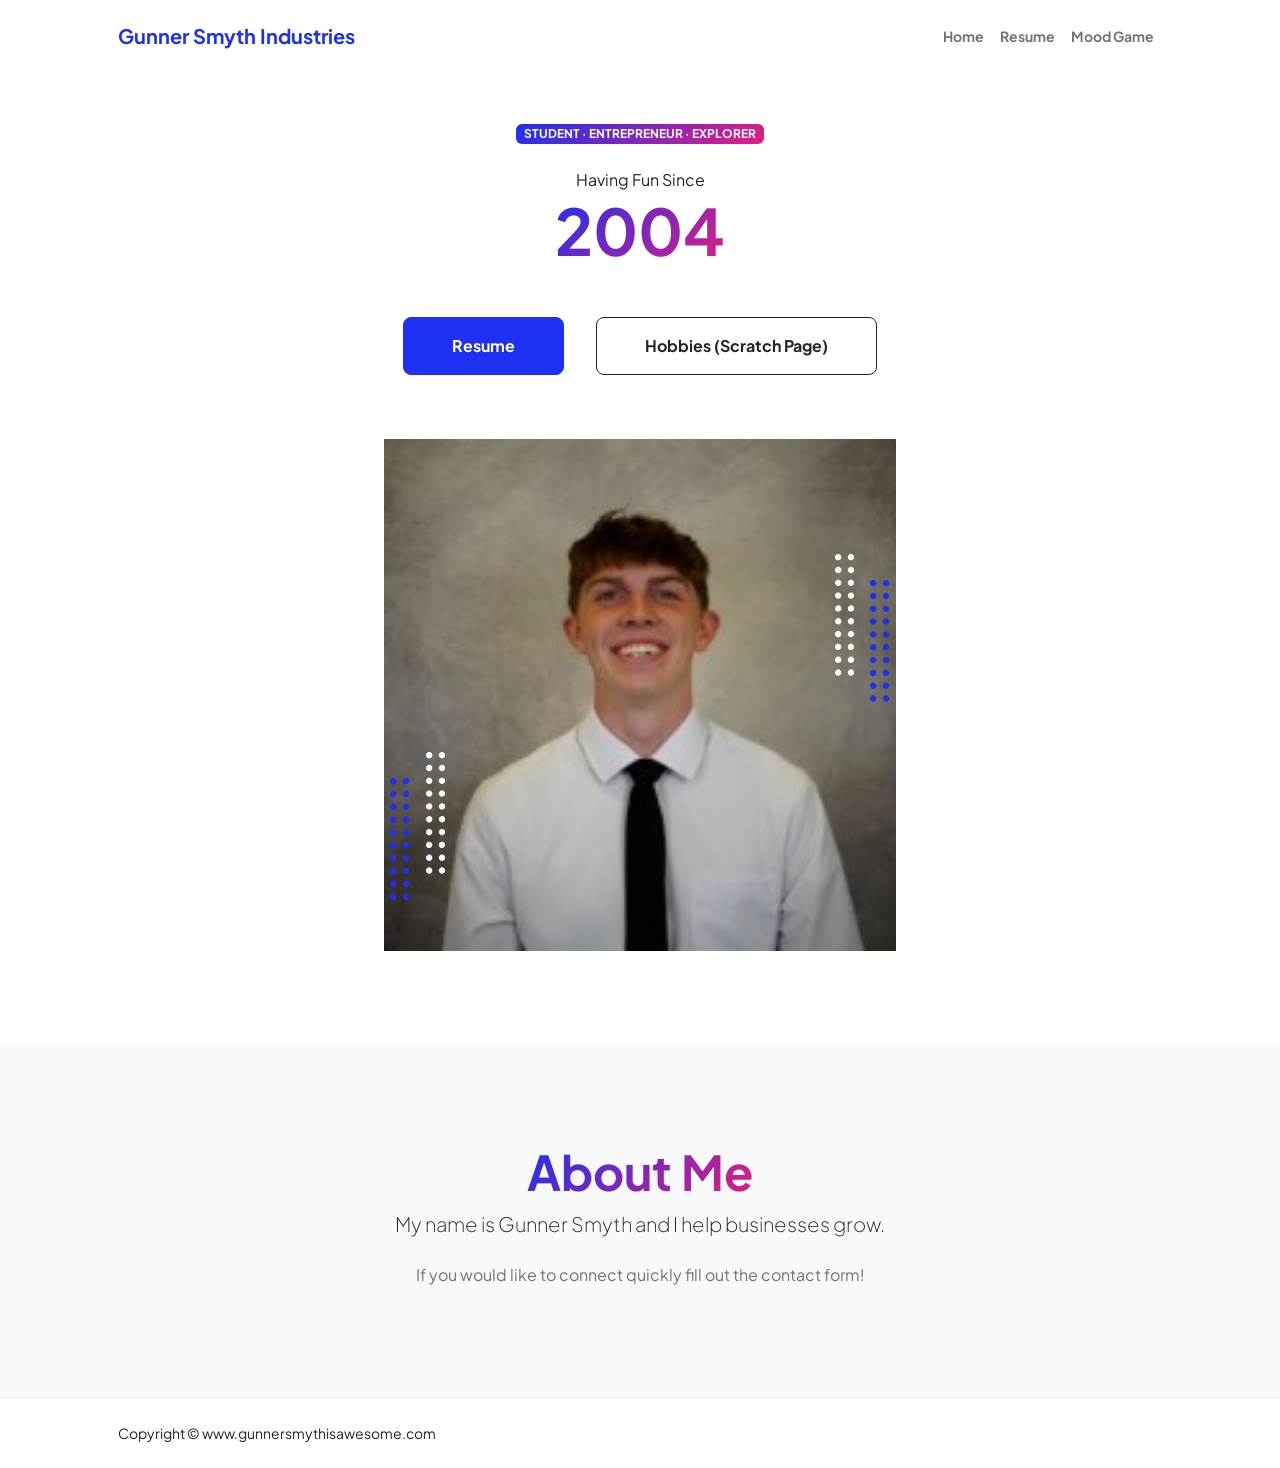
<file: index.html>
<!DOCTYPE html>
<html lang="en">
    <head>
        <meta charset="utf-8" />
        <meta name="viewport" content="width=device-width, initial-scale=1, shrink-to-fit=no" />
        <meta name="description" content="" />
        <meta name="author" content="" />
        <title>Gunner Smyth</title>
        <!-- Favicon-->
        <link rel="icon" type="image/x-icon" href="assets/favicon.ico" />
        <!-- Custom Google font-->
        <link rel="preconnect" href="https://fonts.googleapis.com" />
        <link rel="preconnect" href="https://fonts.gstatic.com" crossorigin />
        <link href="https://fonts.googleapis.com/css2?family=Plus+Jakarta+Sans:wght@100;200;300;400;500;600;700;800;900&amp;display=swap" rel="stylesheet" />
        <!-- Bootstrap icons-->
        <link href="https://cdn.jsdelivr.net/npm/bootstrap-icons@1.8.1/font/bootstrap-icons.css" rel="stylesheet" />
        <!-- Core theme CSS (includes Bootstrap)-->
        <link href="css/first_styles.css" rel="stylesheet" />
        
    </head>
    <body class="d-flex flex-column h-100">
        <main class="flex-shrink-0">
            <!-- Navigation-->
            <nav class="navbar navbar-expand-lg navbar-light bg-white py-3">
                <div class="container px-5">
                    <a class="navbar-brand" href="index.html"><span class="fw-bolder text-primary">Gunner Smyth Industries</span></a>
                    <button class="navbar-toggler" type="button" data-bs-toggle="collapse" data-bs-target="#navbarSupportedContent" aria-controls="navbarSupportedContent" aria-expanded="false" aria-label="Toggle navigation"><span class="navbar-toggler-icon"></span></button>
                    <div class="collapse navbar-collapse" id="navbarSupportedContent">
                        <ul class="navbar-nav ms-auto mb-2 mb-lg-0 small fw-bolder">
                            <li class="nav-item"><a class="nav-link" href="index.html">Home</a></li>
                            <li class="nav-item"><a class="nav-link" href="resume.html">Resume</a></li>
                            <li class="nav-item"><a class="nav-link" href="game.html">Mood Game</a></li>
                        </ul>
                    </div>
                </div>
            </nav>
            <!-- Header-->
            <header class="py-5">
                <div class="container px-5 pb-5">
                    <div class="row gx-5 align-items-center">
                        <div class="col-xxl-5">
                            <!-- Header text content-->
                            <div class="text-center text-xxl-start">
                                <div class="badge bg-gradient-primary-to-secondary text-white mb-4"><div class="text-uppercase">Student &middot; Entrepreneur &middot; Explorer</div></div>
                                <div class="bold">Having Fun Since</div>
                                <h1 class="display-3 fw-bolder mb-5"><span class="text-gradient d-inline">2004</span></h1>
                                <div class="d-grid gap-3 d-sm-flex justify-content-sm-center justify-content-xxl-start mb-3">
                                    <a class="btn btn-primary btn-lg px-5 py-3 me-sm-3 fs-6 fw-bolder" href="resume.html">Resume</a>
                                    <a class="btn btn-outline-dark btn-lg px-5 py-3 fs-6 fw-bolder" href="hobbies.html">Hobbies (Scratch Page)</a>
                                </div>
                            </div>
                        </div>
                        <div class="col-xxl-7">
                            <!-- Header profile picture-->
                            <div class="d-flex justify-content-center mt-5 mt-xxl-0">
                                <div class="profile bg-gradient-primary-to-secondary">
                                    <!-- TIP: For best results, use a photo with a transparent background like the demo example below-->
                                    <!-- Watch a tutorial on how to do this on YouTube (link)-->
                                    <img class="profile-img" src="assets/Gunner_Smyth.jfif" alt="..." />
                                    <div class="dots-1">
                                        <!-- SVG Dots-->
                                        <svg version="1.1" xmlns="http://www.w3.org/2000/svg" xmlns:xlink="http://www.w3.org/1999/xlink" x="0px" y="0px" viewBox="0 0 191.6 1215.4" style="enable-background: new 0 0 191.6 1215.4" xml:space="preserve">
                                            <g transform="translate(0.000000,1280.000000) scale(0.100000,-0.100000)">
                                                <path d="M227.7,12788.6c-105-35-200-141-222-248c-43-206,163-412,369-369c155,32,275,190,260,339c-11,105-90,213-190,262        C383.7,12801.6,289.7,12808.6,227.7,12788.6z"></path>
                                                <path d="M1507.7,12788.6c-151-50-253-216-222-362c25-119,136-230,254-255c194-41,395,142,375,339c-11,105-90,213-190,262        C1663.7,12801.6,1569.7,12808.6,1507.7,12788.6z"></path>
                                                <path d="M227.7,11508.6c-105-35-200-141-222-248c-43-206,163-412,369-369c155,32,275,190,260,339c-11,105-90,213-190,262        C383.7,11521.6,289.7,11528.6,227.7,11508.6z"></path>
                                                <path d="M1507.7,11508.6c-151-50-253-216-222-362c25-119,136-230,254-255c194-41,395,142,375,339c-11,105-90,213-190,262        C1663.7,11521.6,1569.7,11528.6,1507.7,11508.6z"></path>
                                                <path d="M227.7,10228.6c-105-35-200-141-222-248c-43-206,163-412,369-369c155,32,275,190,260,339c-11,105-90,213-190,262        C383.7,10241.6,289.7,10248.6,227.7,10228.6z"></path>
                                                <path d="M1507.7,10228.6c-105-35-200-141-222-248c-43-206,163-412,369-369c155,32,275,190,260,339c-11,105-90,213-190,262        C1663.7,10241.6,1569.7,10248.6,1507.7,10228.6z"></path>
                                                <path d="M227.7,8948.6c-105-35-200-141-222-248c-43-206,163-412,369-369c155,32,275,190,260,339c-11,105-90,213-190,262        C383.7,8961.6,289.7,8968.6,227.7,8948.6z"></path>
                                                <path d="M1507.7,8948.6c-105-35-200-141-222-248c-43-206,163-412,369-369c155,32,275,190,260,339c-11,105-90,213-190,262        C1663.7,8961.6,1569.7,8968.6,1507.7,8948.6z"></path>
                                                <path d="M227.7,7668.6c-105-35-200-141-222-248c-43-206,163-412,369-369c155,32,275,190,260,339c-11,105-90,213-190,262        C383.7,7681.6,289.7,7688.6,227.7,7668.6z"></path>
                                                <path d="M1507.7,7668.6c-105-35-200-141-222-248c-43-206,163-412,369-369c155,32,275,190,260,339c-11,105-90,213-190,262        C1663.7,7681.6,1569.7,7688.6,1507.7,7668.6z"></path>
                                                <path d="M227.7,6388.6c-105-35-200-141-222-248c-43-206,163-412,369-369c155,32,275,190,260,339c-11,105-90,213-190,262        C383.7,6401.6,289.7,6408.6,227.7,6388.6z"></path>
                                                <path d="M1507.7,6388.6c-105-35-200-141-222-248c-43-206,163-412,369-369c155,32,275,190,260,339c-11,105-90,213-190,262        C1663.7,6401.6,1569.7,6408.6,1507.7,6388.6z"></path>
                                                <path d="M227.7,5108.6c-105-35-200-141-222-248c-43-206,163-412,369-369c155,32,275,190,260,339c-11,105-90,213-190,262        C383.7,5121.6,289.7,5128.6,227.7,5108.6z"></path>
                                                <path d="M1507.7,5108.6c-105-35-200-141-222-248c-43-206,163-412,369-369c155,32,275,190,260,339c-11,105-90,213-190,262        C1663.7,5121.6,1569.7,5128.6,1507.7,5108.6z"></path>
                                                <path d="M227.7,3828.6c-105-35-200-141-222-248c-43-206,163-412,369-369c155,32,275,190,260,339c-11,105-90,213-190,262        C383.7,3841.6,289.7,3848.6,227.7,3828.6z"></path>
                                                <path d="M1507.7,3828.6c-105-35-200-141-222-248c-43-206,163-412,369-369c155,32,275,190,260,339c-11,105-90,213-190,262        C1663.7,3841.6,1569.7,3848.6,1507.7,3828.6z"></path>
                                                <path d="M227.7,2548.6c-105-35-200-141-222-248c-43-206,163-412,369-369c155,32,275,190,260,339c-11,105-90,213-190,262        C383.7,2561.6,289.7,2568.6,227.7,2548.6z"></path>
                                                <path d="M1507.7,2548.6c-105-35-200-141-222-248c-43-206,163-412,369-369c155,32,275,190,260,339c-11,105-90,213-190,262        C1663.7,2561.6,1569.7,2568.6,1507.7,2548.6z"></path>
                                                <path d="M227.7,1268.6c-105-35-200-141-222-248c-43-206,163-412,369-369c155,32,275,190,260,339c-11,105-90,213-190,262        C383.7,1281.6,289.7,1288.6,227.7,1268.6z"></path>
                                                <path d="M1507.7,1268.6c-105-35-200-141-222-248c-43-206,163-412,369-369c155,32,275,190,260,339c-11,105-90,213-190,262        C1663.7,1281.6,1569.7,1288.6,1507.7,1268.6z"></path>
                                            </g>
                                        </svg>
                                        <!-- END of SVG dots-->
                                    </div>
                                    <div class="dots-2">
                                        <!-- SVG Dots-->
                                        <svg version="1.1" xmlns="http://www.w3.org/2000/svg" xmlns:xlink="http://www.w3.org/1999/xlink" x="0px" y="0px" viewBox="0 0 191.6 1215.4" style="enable-background: new 0 0 191.6 1215.4" xml:space="preserve">
                                            <g transform="translate(0.000000,1280.000000) scale(0.100000,-0.100000)">
                                                <path d="M227.7,12788.6c-105-35-200-141-222-248c-43-206,163-412,369-369c155,32,275,190,260,339c-11,105-90,213-190,262        C383.7,12801.6,289.7,12808.6,227.7,12788.6z"></path>
                                                <path d="M1507.7,12788.6c-151-50-253-216-222-362c25-119,136-230,254-255c194-41,395,142,375,339c-11,105-90,213-190,262        C1663.7,12801.6,1569.7,12808.6,1507.7,12788.6z"></path>
                                                <path d="M227.7,11508.6c-105-35-200-141-222-248c-43-206,163-412,369-369c155,32,275,190,260,339c-11,105-90,213-190,262        C383.7,11521.6,289.7,11528.6,227.7,11508.6z"></path>
                                                <path d="M1507.7,11508.6c-151-50-253-216-222-362c25-119,136-230,254-255c194-41,395,142,375,339c-11,105-90,213-190,262        C1663.7,11521.6,1569.7,11528.6,1507.7,11508.6z"></path>
                                                <path d="M227.7,10228.6c-105-35-200-141-222-248c-43-206,163-412,369-369c155,32,275,190,260,339c-11,105-90,213-190,262        C383.7,10241.6,289.7,10248.6,227.7,10228.6z"></path>
                                                <path d="M1507.7,10228.6c-105-35-200-141-222-248c-43-206,163-412,369-369c155,32,275,190,260,339c-11,105-90,213-190,262        C1663.7,10241.6,1569.7,10248.6,1507.7,10228.6z"></path>
                                                <path d="M227.7,8948.6c-105-35-200-141-222-248c-43-206,163-412,369-369c155,32,275,190,260,339c-11,105-90,213-190,262        C383.7,8961.6,289.7,8968.6,227.7,8948.6z"></path>
                                                <path d="M1507.7,8948.6c-105-35-200-141-222-248c-43-206,163-412,369-369c155,32,275,190,260,339c-11,105-90,213-190,262        C1663.7,8961.6,1569.7,8968.6,1507.7,8948.6z"></path>
                                                <path d="M227.7,7668.6c-105-35-200-141-222-248c-43-206,163-412,369-369c155,32,275,190,260,339c-11,105-90,213-190,262        C383.7,7681.6,289.7,7688.6,227.7,7668.6z"></path>
                                                <path d="M1507.7,7668.6c-105-35-200-141-222-248c-43-206,163-412,369-369c155,32,275,190,260,339c-11,105-90,213-190,262        C1663.7,7681.6,1569.7,7688.6,1507.7,7668.6z"></path>
                                                <path d="M227.7,6388.6c-105-35-200-141-222-248c-43-206,163-412,369-369c155,32,275,190,260,339c-11,105-90,213-190,262        C383.7,6401.6,289.7,6408.6,227.7,6388.6z"></path>
                                                <path d="M1507.7,6388.6c-105-35-200-141-222-248c-43-206,163-412,369-369c155,32,275,190,260,339c-11,105-90,213-190,262        C1663.7,6401.6,1569.7,6408.6,1507.7,6388.6z"></path>
                                                <path d="M227.7,5108.6c-105-35-200-141-222-248c-43-206,163-412,369-369c155,32,275,190,260,339c-11,105-90,213-190,262        C383.7,5121.6,289.7,5128.6,227.7,5108.6z"></path>
                                                <path d="M1507.7,5108.6c-105-35-200-141-222-248c-43-206,163-412,369-369c155,32,275,190,260,339c-11,105-90,213-190,262        C1663.7,5121.6,1569.7,5128.6,1507.7,5108.6z"></path>
                                                <path d="M227.7,3828.6c-105-35-200-141-222-248c-43-206,163-412,369-369c155,32,275,190,260,339c-11,105-90,213-190,262        C383.7,3841.6,289.7,3848.6,227.7,3828.6z"></path>
                                                <path d="M1507.7,3828.6c-105-35-200-141-222-248c-43-206,163-412,369-369c155,32,275,190,260,339c-11,105-90,213-190,262        C1663.7,3841.6,1569.7,3848.6,1507.7,3828.6z"></path>
                                                <path d="M227.7,2548.6c-105-35-200-141-222-248c-43-206,163-412,369-369c155,32,275,190,260,339c-11,105-90,213-190,262        C383.7,2561.6,289.7,2568.6,227.7,2548.6z"></path>
                                                <path d="M1507.7,2548.6c-105-35-200-141-222-248c-43-206,163-412,369-369c155,32,275,190,260,339c-11,105-90,213-190,262        C1663.7,2561.6,1569.7,2568.6,1507.7,2548.6z"></path>
                                                <path d="M227.7,1268.6c-105-35-200-141-222-248c-43-206,163-412,369-369c155,32,275,190,260,339c-11,105-90,213-190,262        C383.7,1281.6,289.7,1288.6,227.7,1268.6z"></path>
                                                <path d="M1507.7,1268.6c-105-35-200-141-222-248c-43-206,163-412,369-369c155,32,275,190,260,339c-11,105-90,213-190,262        C1663.7,1281.6,1569.7,1288.6,1507.7,1268.6z"></path>
                                            </g>
                                        </svg>
                                        <!-- END of SVG dots-->
                                    </div>
                                    <div class="dots-3">
                                        <!-- SVG Dots-->
                                        <svg version="1.1" xmlns="http://www.w3.org/2000/svg" xmlns:xlink="http://www.w3.org/1999/xlink" x="0px" y="0px" viewBox="0 0 191.6 1215.4" style="enable-background: new 0 0 191.6 1215.4" xml:space="preserve">
                                            <g transform="translate(0.000000,1280.000000) scale(0.100000,-0.100000)">
                                                <path d="M227.7,12788.6c-105-35-200-141-222-248c-43-206,163-412,369-369c155,32,275,190,260,339c-11,105-90,213-190,262        C383.7,12801.6,289.7,12808.6,227.7,12788.6z"></path>
                                                <path d="M1507.7,12788.6c-151-50-253-216-222-362c25-119,136-230,254-255c194-41,395,142,375,339c-11,105-90,213-190,262        C1663.7,12801.6,1569.7,12808.6,1507.7,12788.6z"></path>
                                                <path d="M227.7,11508.6c-105-35-200-141-222-248c-43-206,163-412,369-369c155,32,275,190,260,339c-11,105-90,213-190,262        C383.7,11521.6,289.7,11528.6,227.7,11508.6z"></path>
                                                <path d="M1507.7,11508.6c-151-50-253-216-222-362c25-119,136-230,254-255c194-41,395,142,375,339c-11,105-90,213-190,262        C1663.7,11521.6,1569.7,11528.6,1507.7,11508.6z"></path>
                                                <path d="M227.7,10228.6c-105-35-200-141-222-248c-43-206,163-412,369-369c155,32,275,190,260,339c-11,105-90,213-190,262        C383.7,10241.6,289.7,10248.6,227.7,10228.6z"></path>
                                                <path d="M1507.7,10228.6c-105-35-200-141-222-248c-43-206,163-412,369-369c155,32,275,190,260,339c-11,105-90,213-190,262        C1663.7,10241.6,1569.7,10248.6,1507.7,10228.6z"></path>
                                                <path d="M227.7,8948.6c-105-35-200-141-222-248c-43-206,163-412,369-369c155,32,275,190,260,339c-11,105-90,213-190,262        C383.7,8961.6,289.7,8968.6,227.7,8948.6z"></path>
                                                <path d="M1507.7,8948.6c-105-35-200-141-222-248c-43-206,163-412,369-369c155,32,275,190,260,339c-11,105-90,213-190,262        C1663.7,8961.6,1569.7,8968.6,1507.7,8948.6z"></path>
                                                <path d="M227.7,7668.6c-105-35-200-141-222-248c-43-206,163-412,369-369c155,32,275,190,260,339c-11,105-90,213-190,262        C383.7,7681.6,289.7,7688.6,227.7,7668.6z"></path>
                                                <path d="M1507.7,7668.6c-105-35-200-141-222-248c-43-206,163-412,369-369c155,32,275,190,260,339c-11,105-90,213-190,262        C1663.7,7681.6,1569.7,7688.6,1507.7,7668.6z"></path>
                                                <path d="M227.7,6388.6c-105-35-200-141-222-248c-43-206,163-412,369-369c155,32,275,190,260,339c-11,105-90,213-190,262        C383.7,6401.6,289.7,6408.6,227.7,6388.6z"></path>
                                                <path d="M1507.7,6388.6c-105-35-200-141-222-248c-43-206,163-412,369-369c155,32,275,190,260,339c-11,105-90,213-190,262        C1663.7,6401.6,1569.7,6408.6,1507.7,6388.6z"></path>
                                                <path d="M227.7,5108.6c-105-35-200-141-222-248c-43-206,163-412,369-369c155,32,275,190,260,339c-11,105-90,213-190,262        C383.7,5121.6,289.7,5128.6,227.7,5108.6z"></path>
                                                <path d="M1507.7,5108.6c-105-35-200-141-222-248c-43-206,163-412,369-369c155,32,275,190,260,339c-11,105-90,213-190,262        C1663.7,5121.6,1569.7,5128.6,1507.7,5108.6z"></path>
                                                <path d="M227.7,3828.6c-105-35-200-141-222-248c-43-206,163-412,369-369c155,32,275,190,260,339c-11,105-90,213-190,262        C383.7,3841.6,289.7,3848.6,227.7,3828.6z"></path>
                                                <path d="M1507.7,3828.6c-105-35-200-141-222-248c-43-206,163-412,369-369c155,32,275,190,260,339c-11,105-90,213-190,262        C1663.7,3841.6,1569.7,3848.6,1507.7,3828.6z"></path>
                                                <path d="M227.7,2548.6c-105-35-200-141-222-248c-43-206,163-412,369-369c155,32,275,190,260,339c-11,105-90,213-190,262        C383.7,2561.6,289.7,2568.6,227.7,2548.6z"></path>
                                                <path d="M1507.7,2548.6c-105-35-200-141-222-248c-43-206,163-412,369-369c155,32,275,190,260,339c-11,105-90,213-190,262        C1663.7,2561.6,1569.7,2568.6,1507.7,2548.6z"></path>
                                                <path d="M227.7,1268.6c-105-35-200-141-222-248c-43-206,163-412,369-369c155,32,275,190,260,339c-11,105-90,213-190,262        C383.7,1281.6,289.7,1288.6,227.7,1268.6z"></path>
                                                <path d="M1507.7,1268.6c-105-35-200-141-222-248c-43-206,163-412,369-369c155,32,275,190,260,339c-11,105-90,213-190,262        C1663.7,1281.6,1569.7,1288.6,1507.7,1268.6z"></path>
                                            </g>
                                        </svg>
                                        <!-- END of SVG dots-->
                                    </div>
                                    <div class="dots-4">
                                        <!-- SVG Dots-->
                                        <svg version="1.1" xmlns="http://www.w3.org/2000/svg" xmlns:xlink="http://www.w3.org/1999/xlink" x="0px" y="0px" viewBox="0 0 191.6 1215.4" style="enable-background: new 0 0 191.6 1215.4" xml:space="preserve">
                                            <g transform="translate(0.000000,1280.000000) scale(0.100000,-0.100000)">
                                                <path d="M227.7,12788.6c-105-35-200-141-222-248c-43-206,163-412,369-369c155,32,275,190,260,339c-11,105-90,213-190,262        C383.7,12801.6,289.7,12808.6,227.7,12788.6z"></path>
                                                <path d="M1507.7,12788.6c-151-50-253-216-222-362c25-119,136-230,254-255c194-41,395,142,375,339c-11,105-90,213-190,262        C1663.7,12801.6,1569.7,12808.6,1507.7,12788.6z"></path>
                                                <path d="M227.7,11508.6c-105-35-200-141-222-248c-43-206,163-412,369-369c155,32,275,190,260,339c-11,105-90,213-190,262        C383.7,11521.6,289.7,11528.6,227.7,11508.6z"></path>
                                                <path d="M1507.7,11508.6c-151-50-253-216-222-362c25-119,136-230,254-255c194-41,395,142,375,339c-11,105-90,213-190,262        C1663.7,11521.6,1569.7,11528.6,1507.7,11508.6z"></path>
                                                <path d="M227.7,10228.6c-105-35-200-141-222-248c-43-206,163-412,369-369c155,32,275,190,260,339c-11,105-90,213-190,262        C383.7,10241.6,289.7,10248.6,227.7,10228.6z"></path>
                                                <path d="M1507.7,10228.6c-105-35-200-141-222-248c-43-206,163-412,369-369c155,32,275,190,260,339c-11,105-90,213-190,262        C1663.7,10241.6,1569.7,10248.6,1507.7,10228.6z"></path>
                                                <path d="M227.7,8948.6c-105-35-200-141-222-248c-43-206,163-412,369-369c155,32,275,190,260,339c-11,105-90,213-190,262        C383.7,8961.6,289.7,8968.6,227.7,8948.6z"></path>
                                                <path d="M1507.7,8948.6c-105-35-200-141-222-248c-43-206,163-412,369-369c155,32,275,190,260,339c-11,105-90,213-190,262        C1663.7,8961.6,1569.7,8968.6,1507.7,8948.6z"></path>
                                                <path d="M227.7,7668.6c-105-35-200-141-222-248c-43-206,163-412,369-369c155,32,275,190,260,339c-11,105-90,213-190,262        C383.7,7681.6,289.7,7688.6,227.7,7668.6z"></path>
                                                <path d="M1507.7,7668.6c-105-35-200-141-222-248c-43-206,163-412,369-369c155,32,275,190,260,339c-11,105-90,213-190,262        C1663.7,7681.6,1569.7,7688.6,1507.7,7668.6z"></path>
                                                <path d="M227.7,6388.6c-105-35-200-141-222-248c-43-206,163-412,369-369c155,32,275,190,260,339c-11,105-90,213-190,262        C383.7,6401.6,289.7,6408.6,227.7,6388.6z"></path>
                                                <path d="M1507.7,6388.6c-105-35-200-141-222-248c-43-206,163-412,369-369c155,32,275,190,260,339c-11,105-90,213-190,262        C1663.7,6401.6,1569.7,6408.6,1507.7,6388.6z"></path>
                                                <path d="M227.7,5108.6c-105-35-200-141-222-248c-43-206,163-412,369-369c155,32,275,190,260,339c-11,105-90,213-190,262        C383.7,5121.6,289.7,5128.6,227.7,5108.6z"></path>
                                                <path d="M1507.7,5108.6c-105-35-200-141-222-248c-43-206,163-412,369-369c155,32,275,190,260,339c-11,105-90,213-190,262        C1663.7,5121.6,1569.7,5128.6,1507.7,5108.6z"></path>
                                                <path d="M227.7,3828.6c-105-35-200-141-222-248c-43-206,163-412,369-369c155,32,275,190,260,339c-11,105-90,213-190,262        C383.7,3841.6,289.7,3848.6,227.7,3828.6z"></path>
                                                <path d="M1507.7,3828.6c-105-35-200-141-222-248c-43-206,163-412,369-369c155,32,275,190,260,339c-11,105-90,213-190,262        C1663.7,3841.6,1569.7,3848.6,1507.7,3828.6z"></path>
                                                <path d="M227.7,2548.6c-105-35-200-141-222-248c-43-206,163-412,369-369c155,32,275,190,260,339c-11,105-90,213-190,262        C383.7,2561.6,289.7,2568.6,227.7,2548.6z"></path>
                                                <path d="M1507.7,2548.6c-105-35-200-141-222-248c-43-206,163-412,369-369c155,32,275,190,260,339c-11,105-90,213-190,262        C1663.7,2561.6,1569.7,2568.6,1507.7,2548.6z"></path>
                                                <path d="M227.7,1268.6c-105-35-200-141-222-248c-43-206,163-412,369-369c155,32,275,190,260,339c-11,105-90,213-190,262        C383.7,1281.6,289.7,1288.6,227.7,1268.6z"></path>
                                                <path d="M1507.7,1268.6c-105-35-200-141-222-248c-43-206,163-412,369-369c155,32,275,190,260,339c-11,105-90,213-190,262        C1663.7,1281.6,1569.7,1288.6,1507.7,1268.6z"></path>
                                            </g>
                                        </svg>
                                        <!-- END of SVG dots-->
                                    </div>
                                </div>
                            </div>
                        </div>
                    </div>
                </div>
            </header>
            <!-- About Section-->
            <section class="bg-light py-5">
                <div class="container px-5">
                    <div class="row gx-5 justify-content-center">
                        <div class="col-xxl-8">
                            <div class="text-center my-5">
                                <h2 class="display-5 fw-bolder"><span class="text-gradient d-inline">About Me</span></h2>
                                <p class="lead fw-light mb-4">My name is Gunner Smyth and I help businesses grow.</p>
                                <p class="text-muted">If you would like to connect quickly fill out the contact form!</p>
                                <div class="d-flex justify-content-center fs-2 gap-4">
                                    <!-- <a class="text-gradient" href="#!"><i class="bi bi-twitter"></i></a>
                                    <a class="text-gradient" href="#!"><i class="bi bi-linkedin"></i></a>
                                    <a class="text-gradient" href="#!"><i class="bi bi-github"></i></a> -->
                                </div>
                            </div>
                        </div>
                    </div>
                </div>
            </section>
        </main>
        <!-- Footer-->
        <footer class="bg-white py-4 mt-auto">
            <div class="container px-5">
                <div class="row align-items-center justify-content-between flex-column flex-sm-row">
                    <div class="col-auto"><div class="small m-0">Copyright &copy; www.gunnersmythisawesome.com</div></div>
                    <div class="col-auto">
                        <!-- <a class="small" href="#!">Privacy</a>
                        <span class="mx-1">&middot;</span>
                        <a class="small" href="#!">Terms</a>
                        <span class="mx-1">&middot;</span>
                        <a class="small" href="#!">Contact</a> -->
                    </div>
                </div>
            </div>
        </footer>
        <!-- Bootstrap core JS-->
        <script src="https://cdn.jsdelivr.net/npm/bootstrap@5.2.3/dist/js/bootstrap.bundle.min.js"></script>
        <!-- Core theme JS-->
        <script src="js/scripts.js"></script>
    </body>
</html>
</file>
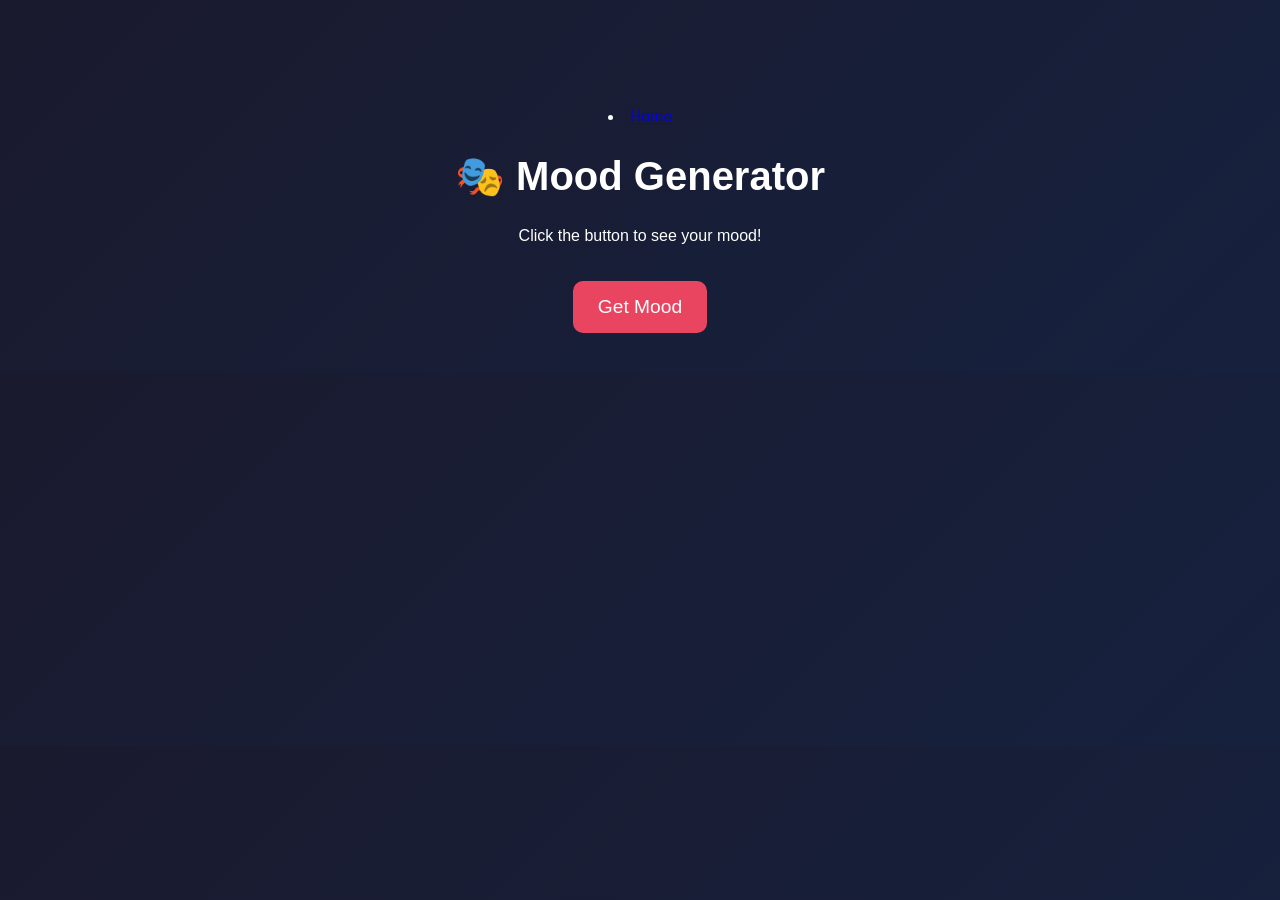
<file: game.html>
<!DOCTYPE html>
<html lang="en">
<head>
<meta charset="UTF-8">
<title>Mood Generator</title>

<style>
body {
  font-family: Arial, sans-serif;
  background: linear-gradient(135deg, #1a1a2e, #16213e);
  color: white;
  text-align: center;
  padding-top: 100px;
}

h1 {
  font-size: 2.5rem;
}

button {
  padding: 15px 25px;
  font-size: 1.2rem;
  border: none;
  border-radius: 10px;
  cursor: pointer;
  background: #e94560;
  color: white;
  margin-top: 20px;
}

button:hover {
  background: #ff2e63;
}

#output {
  margin-top: 40px;
  font-size: 1.5rem;
}
</style>
</head>

<body>
<li class="nav-item"><a class="nav-link" href="index.html">Home</a></li>
<h1>🎭 Mood Generator</h1>
<p>Click the button to see your mood!</p>

<button onclick="generateMood()">Get Mood</button>

<div id="output"></div>

<script>
function generateMood() {
  const moods = [
    "😄 Happy - Today is going to be great!",
    "😴 Sleepy - You need a nap ASAP.",
    "🔥 Motivated - Go get something done!",
    "😎 Chill - Relax and take it easy.",
    "🤯 Overwhelmed - Breathe, you’ve got this.",
    "🎉 Excited - Something good is coming!"
  ];

  const randomIndex = Math.floor(Math.random() * moods.length);
  document.getElementById("output").innerText = moods[randomIndex];
}
</script>

</body>
</html>
</file>
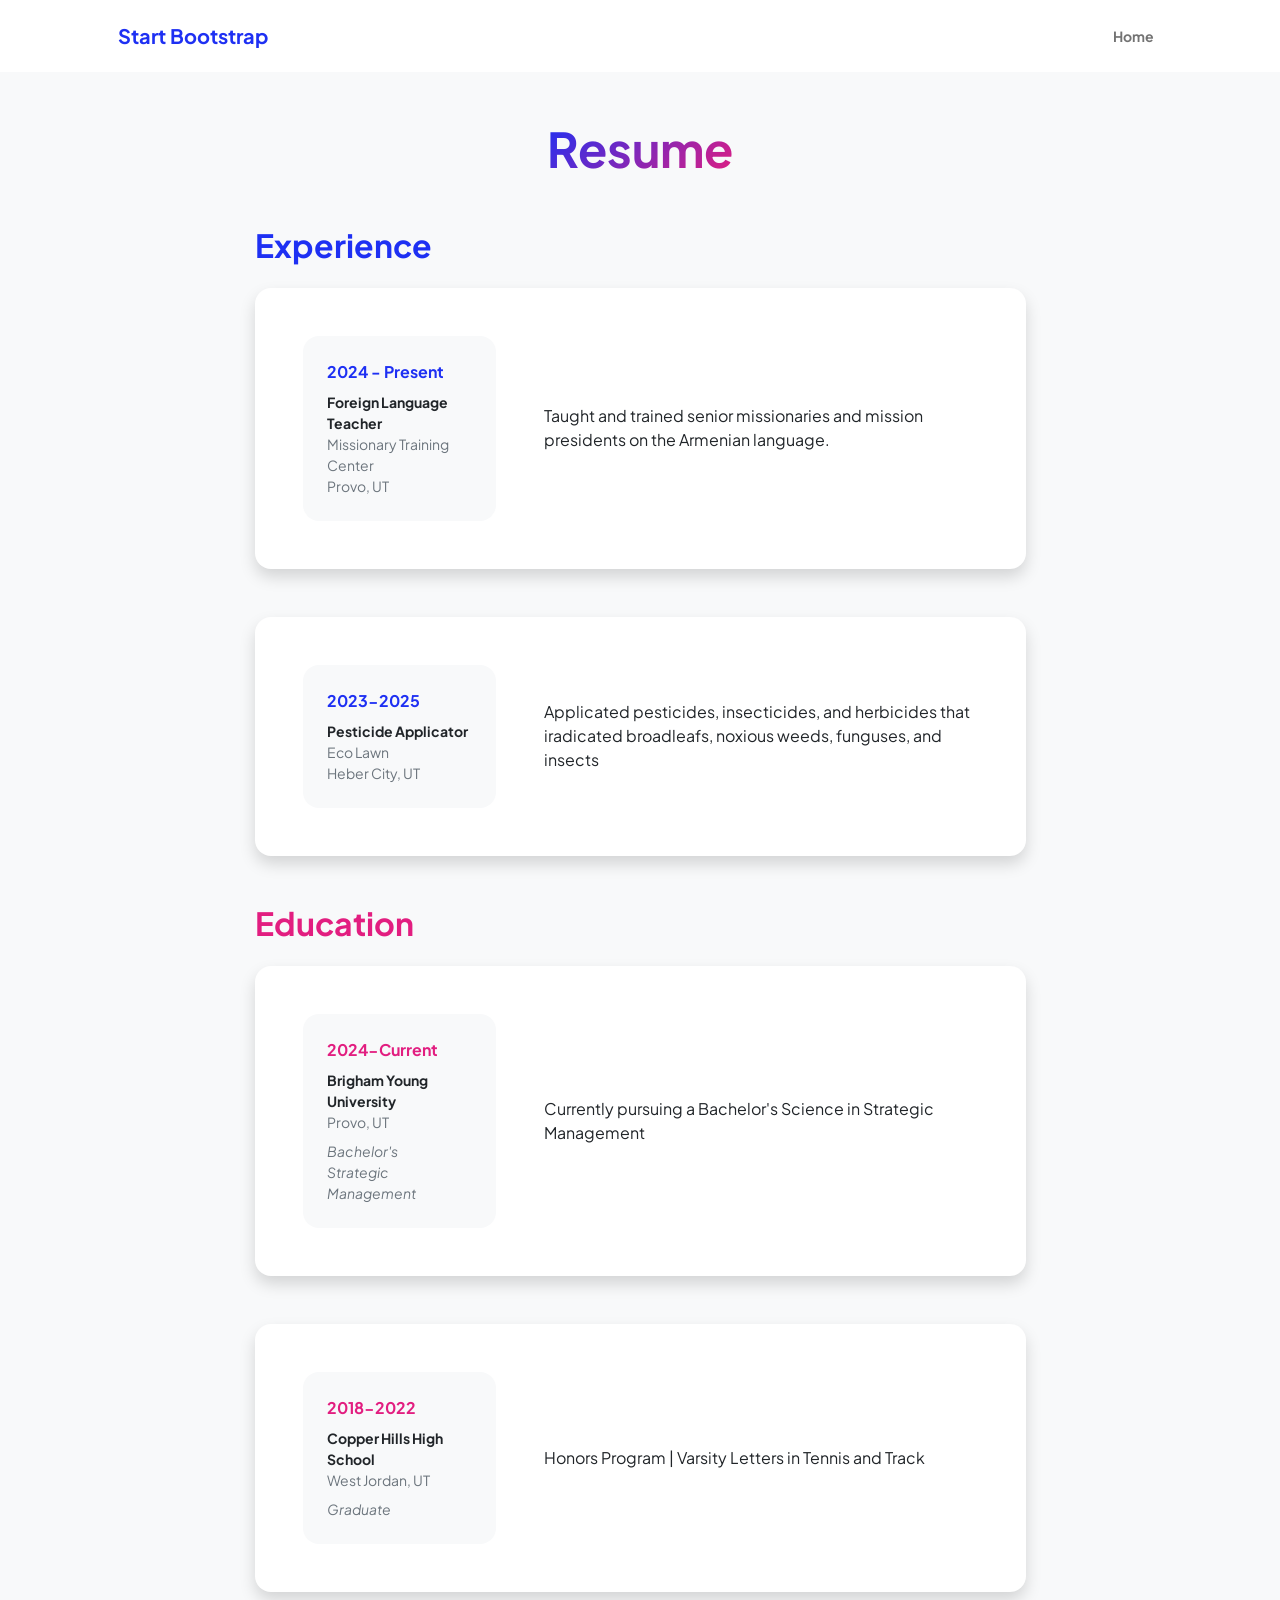
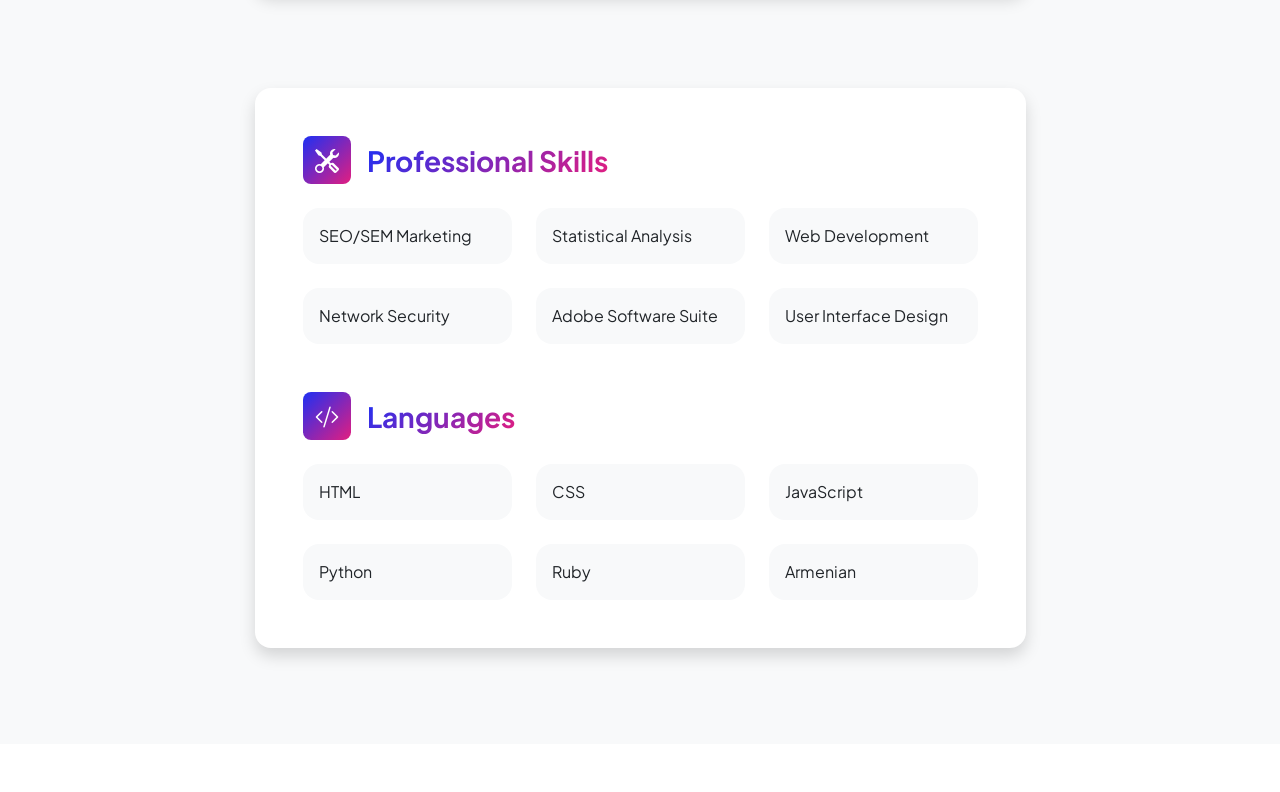
<file: resume.html>
<!DOCTYPE html>
<html lang="en">
    <head>
        <meta charset="utf-8" />
        <meta name="viewport" content="width=device-width, initial-scale=1, shrink-to-fit=no" />
        <meta name="description" content="" />
        <meta name="author" content="" />
        <title>Personal - Start Bootstrap Template</title>
        <!-- Favicon-->
        <link rel="icon" type="image/x-icon" href="assets/favicon.ico" />
        <!-- Custom Google font-->
        <link rel="preconnect" href="https://fonts.googleapis.com" />
        <link rel="preconnect" href="https://fonts.gstatic.com" crossorigin />
        <link href="https://fonts.googleapis.com/css2?family=Plus+Jakarta+Sans:wght@100;200;300;400;500;600;700;800;900&amp;display=swap" rel="stylesheet" />
        <!-- Bootstrap icons-->
        <link href="https://cdn.jsdelivr.net/npm/bootstrap-icons@1.8.1/font/bootstrap-icons.css" rel="stylesheet" />
        <!-- Core theme CSS (includes Bootstrap)-->
        <link href="css/first_styles.css" rel="stylesheet" />
    </head>
    <body class="d-flex flex-column h-100 bg-light">
        <main class="flex-shrink-0">
            <!-- Navigation-->
            <nav class="navbar navbar-expand-lg navbar-light bg-white py-3">
                <div class="container px-5">
                    <a class="navbar-brand" href="index.html"><span class="fw-bolder text-primary">Start Bootstrap</span></a>
                    <button class="navbar-toggler" type="button" data-bs-toggle="collapse" data-bs-target="#navbarSupportedContent" aria-controls="navbarSupportedContent" aria-expanded="false" aria-label="Toggle navigation"><span class="navbar-toggler-icon"></span></button>
                    <div class="collapse navbar-collapse" id="navbarSupportedContent">
                        <ul class="navbar-nav ms-auto mb-2 mb-lg-0 small fw-bolder">
                            <li class="nav-item"><a class="nav-link" href="index.html">Home</a></li>
                            <!-- <li class="nav-item"><a class="nav-link" href="resume.html">Resume</a></li>
                            <li class="nav-item"><a class="nav-link" href="projects.html">Projects</a></li>
                            <li class="nav-item"><a class="nav-link" href="contact.html">Contact</a></li> -->
                        </ul>
                    </div>
                </div>
            </nav>
            <!-- Page Content-->
            <div class="container px-5 my-5">
                <div class="text-center mb-5">
                    <h1 class="display-5 fw-bolder mb-0"><span class="text-gradient d-inline">Resume</span></h1>
                </div>
                <div class="row gx-5 justify-content-center">
                    <div class="col-lg-11 col-xl-9 col-xxl-8">
                        <!-- Experience Section-->
                        <section>
                            <div class="d-flex align-items-center justify-content-between mb-4">
                                <h2 class="text-primary fw-bolder mb-0">Experience</h2>
                                <!-- Download resume button-->
                                <!-- Note: Set the link href target to a PDF file within your project-->
                                <!-- <a class="btn btn-primary px-4 py-3" href="#!">
                                    <div class="d-inline-block bi bi-download me-2"></div>
                                    Download Resume
                                </a> -->
                            </div>
                            <!-- Experience Card 1-->
                            <div class="card shadow border-0 rounded-4 mb-5">
                                <div class="card-body p-5">
                                    <div class="row align-items-center gx-5">
                                        <div class="col text-center text-lg-start mb-4 mb-lg-0">
                                            <div class="bg-light p-4 rounded-4">
                                                <div class="text-primary fw-bolder mb-2">2024 - Present</div>
                                                <div class="small fw-bolder">Foreign Language Teacher</div>
                                                <div class="small text-muted">Missionary Training Center</div>
                                                <div class="small text-muted">Provo, UT</div>
                                            </div>
                                        </div>
                                        <div class="col-lg-8"><div>Taught and trained senior missionaries and mission presidents on the Armenian language.</div></div>
                                    </div>
                                </div>
                            </div>
                            <!-- Experience Card 2-->
                            <div class="card shadow border-0 rounded-4 mb-5">
                                <div class="card-body p-5">
                                    <div class="row align-items-center gx-5">
                                        <div class="col text-center text-lg-start mb-4 mb-lg-0">
                                            <div class="bg-light p-4 rounded-4">
                                                <div class="text-primary fw-bolder mb-2">2023-2025</div>
                                                <div class="small fw-bolder">Pesticide Applicator</div>
                                                <div class="small text-muted">Eco Lawn</div>
                                                <div class="small text-muted">Heber City, UT</div>
                                            </div>
                                        </div>
                                        <div class="col-lg-8"><div>Applicated pesticides, insecticides, and herbicides that iradicated broadleafs, noxious weeds, funguses, and insects</div></div>
                                    </div>
                                </div>
                            </div>
                        </section>
                        <!-- Education Section-->
                        <section>
                            <h2 class="text-secondary fw-bolder mb-4">Education</h2>
                            <!-- Education Card 1-->
                            <div class="card shadow border-0 rounded-4 mb-5">
                                <div class="card-body p-5">
                                    <div class="row align-items-center gx-5">
                                        <div class="col text-center text-lg-start mb-4 mb-lg-0">
                                            <div class="bg-light p-4 rounded-4">
                                                <div class="text-secondary fw-bolder mb-2">2024-Current</div>
                                                <div class="mb-2">
                                                    <div class="small fw-bolder">Brigham Young University</div>
                                                    <div class="small text-muted">Provo, UT</div>
                                                </div>
                                                <div class="fst-italic">
                                                    <div class="small text-muted">Bachelor's</div>
                                                    <div class="small text-muted">Strategic Management</div>
                                                </div>
                                            </div>
                                        </div>
                                        <div class="col-lg-8"><div>Currently pursuing a Bachelor's Science in Strategic Management</div></div>
                                    </div>
                                </div>
                            </div>
                            <!-- Education Card 2-->
                            <div class="card shadow border-0 rounded-4 mb-5">
                                <div class="card-body p-5">
                                    <div class="row align-items-center gx-5">
                                        <div class="col text-center text-lg-start mb-4 mb-lg-0">
                                            <div class="bg-light p-4 rounded-4">
                                                <div class="text-secondary fw-bolder mb-2">2018-2022</div>
                                                <div class="mb-2">
                                                    <div class="small fw-bolder">Copper Hills High School</div>
                                                    <div class="small text-muted">West Jordan, UT</div>
                                                </div>
                                                <div class="fst-italic">
                                                    <div class="small text-muted">Graduate</div>
                                                    <!-- <div class="small text-muted">Computer Science</div> -->
                                                </div>
                                            </div>
                                        </div>
                                        <div class="col-lg-8"><div>Honors Program | Varsity Letters in Tennis and Track</div></div>
                                    </div>
                                </div>
                            </div>
                        </section>
                        <!-- Divider-->
                        <div class="pb-5"></div>
                        <!-- Skills Section-->
                        <section>
                            <!-- Skillset Card-->
                            <div class="card shadow border-0 rounded-4 mb-5">
                                <div class="card-body p-5">
                                    <!-- Professional skills list-->
                                    <div class="mb-5">
                                        <div class="d-flex align-items-center mb-4">
                                            <div class="feature bg-primary bg-gradient-primary-to-secondary text-white rounded-3 me-3"><i class="bi bi-tools"></i></div>
                                            <h3 class="fw-bolder mb-0"><span class="text-gradient d-inline">Professional Skills</span></h3>
                                        </div>
                                        <div class="row row-cols-1 row-cols-md-3 mb-4">
                                            <div class="col mb-4 mb-md-0"><div class="d-flex align-items-center bg-light rounded-4 p-3 h-100">SEO/SEM Marketing</div></div>
                                            <div class="col mb-4 mb-md-0"><div class="d-flex align-items-center bg-light rounded-4 p-3 h-100">Statistical Analysis</div></div>
                                            <div class="col"><div class="d-flex align-items-center bg-light rounded-4 p-3 h-100">Web Development</div></div>
                                        </div>
                                        <div class="row row-cols-1 row-cols-md-3">
                                            <div class="col mb-4 mb-md-0"><div class="d-flex align-items-center bg-light rounded-4 p-3 h-100">Network Security</div></div>
                                            <div class="col mb-4 mb-md-0"><div class="d-flex align-items-center bg-light rounded-4 p-3 h-100">Adobe Software Suite</div></div>
                                            <div class="col"><div class="d-flex align-items-center bg-light rounded-4 p-3 h-100">User Interface Design</div></div>
                                        </div>
                                    </div>
                                    <!-- Languages list-->
                                    <div class="mb-0">
                                        <div class="d-flex align-items-center mb-4">
                                            <div class="feature bg-primary bg-gradient-primary-to-secondary text-white rounded-3 me-3"><i class="bi bi-code-slash"></i></div>
                                            <h3 class="fw-bolder mb-0"><span class="text-gradient d-inline">Languages</span></h3>
                                        </div>
                                        <div class="row row-cols-1 row-cols-md-3 mb-4">
                                            <div class="col mb-4 mb-md-0"><div class="d-flex align-items-center bg-light rounded-4 p-3 h-100">HTML</div></div>
                                            <div class="col mb-4 mb-md-0"><div class="d-flex align-items-center bg-light rounded-4 p-3 h-100">CSS</div></div>
                                            <div class="col"><div class="d-flex align-items-center bg-light rounded-4 p-3 h-100">JavaScript</div></div>
                                        </div>
                                        <div class="row row-cols-1 row-cols-md-3">
                                            <div class="col mb-4 mb-md-0"><div class="d-flex align-items-center bg-light rounded-4 p-3 h-100">Python</div></div>
                                            <div class="col mb-4 mb-md-0"><div class="d-flex align-items-center bg-light rounded-4 p-3 h-100">Ruby</div></div>
                                            <div class="col"><div class="d-flex align-items-center bg-light rounded-4 p-3 h-100">Armenian</div></div>
                                        </div>
                                    </div>
                                </div>
                            </div>
                        </section>
                    </div>
                </div>
            </div>
        </main>
        <!-- Footer-->
        <footer class="bg-white py-4 mt-auto">
            <div class="container px-5">
                <div class="row align-items-center justify-content-between flex-column flex-sm-row">
                    <!-- <div class="col-auto"><div class="small m-0">Copyright &copy; Your Website 2023</div></div>
                    <div class="col-auto">
                        <a class="small" href="#!">Privacy</a>
                        <span class="mx-1">&middot;</span>
                        <a class="small" href="#!">Terms</a>
                        <span class="mx-1">&middot;</span>
                        <a class="small" href="#!">Contact</a> -->
                    </div>
                </div>
            </div>
        </footer>
        <!-- Bootstrap core JS-->
        <script src="https://cdn.jsdelivr.net/npm/bootstrap@5.2.3/dist/js/bootstrap.bundle.min.js"></script>
        <!-- Core theme JS-->
        <script src="js/scripts.js"></script>
    </body>
</html>
</file>
